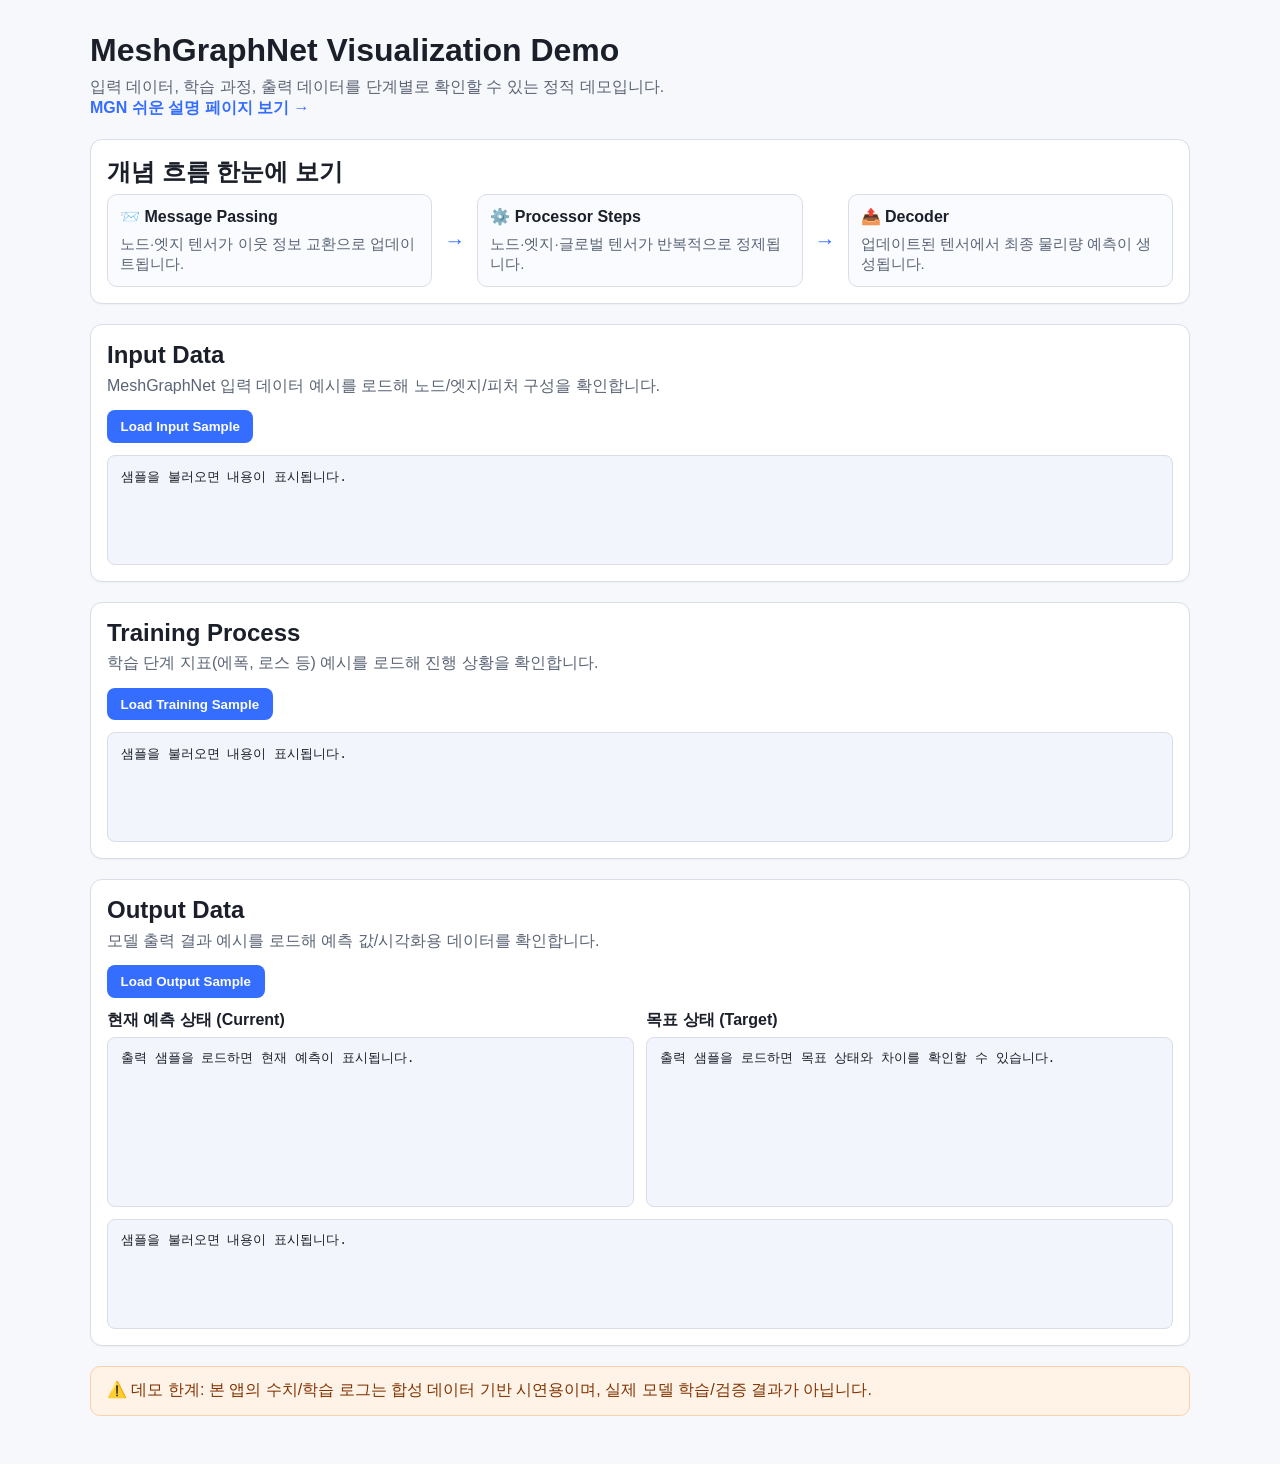
<file: index.html>
<!doctype html>
<html lang="ko">
  <head>
    <meta charset="UTF-8" />
    <meta name="viewport" content="width=device-width, initial-scale=1.0" />
    <title>MeshGraphNet Demo</title>
    <link rel="stylesheet" href="styles.css" />
  </head>
  <body>
    <main class="container">
      <header class="page-header">
        <h1>MeshGraphNet Visualization Demo</h1>
        <p>입력 데이터, 학습 과정, 출력 데이터를 단계별로 확인할 수 있는 정적 데모입니다.</p>
        <p><a class="inline-link" href="/mgn-easy">MGN 쉬운 설명 페이지 보기 →</a></p>
      </header>

      <section class="panel flow-panel" aria-label="MeshGraphNet pipeline flow">
        <h2>개념 흐름 한눈에 보기</h2>
        <div class="flow-diagram">
          <div class="flow-step">
            <p class="flow-title">📨 Message Passing</p>
            <p class="flow-caption">노드·엣지 텐서가 이웃 정보 교환으로 업데이트됩니다.</p>
          </div>
          <span class="flow-arrow" aria-hidden="true">→</span>
          <div class="flow-step">
            <p class="flow-title">⚙️ Processor Steps</p>
            <p class="flow-caption">노드·엣지·글로벌 텐서가 반복적으로 정제됩니다.</p>
          </div>
          <span class="flow-arrow" aria-hidden="true">→</span>
          <div class="flow-step">
            <p class="flow-title">📤 Decoder</p>
            <p class="flow-caption">업데이트된 텐서에서 최종 물리량 예측이 생성됩니다.</p>
          </div>
        </div>
      </section>

      <section class="panel" id="input-panel">
        <h2>Input Data</h2>
        <p class="section-desc">MeshGraphNet 입력 데이터 예시를 로드해 노드/엣지/피처 구성을 확인합니다.</p>
        <button class="load-btn" data-target="input">Load Input Sample</button>
        <pre class="content" id="input-content">샘플을 불러오면 내용이 표시됩니다.</pre>
      </section>

      <section class="panel" id="training-panel">
        <h2>Training Process</h2>
        <p class="section-desc">학습 단계 지표(에폭, 로스 등) 예시를 로드해 진행 상황을 확인합니다.</p>
        <button class="load-btn" data-target="training">Load Training Sample</button>
        <pre class="content" id="training-content">샘플을 불러오면 내용이 표시됩니다.</pre>
      </section>

      <section class="panel" id="output-panel">
        <h2>Output Data</h2>
        <p class="section-desc">모델 출력 결과 예시를 로드해 예측 값/시각화용 데이터를 확인합니다.</p>
        <button class="load-btn" data-target="output">Load Output Sample</button>
        <section class="split-view" aria-label="current and target prediction split view">
          <article class="split-card">
            <h3>현재 예측 상태 (Current)</h3>
            <pre class="content split-content" id="current-content">출력 샘플을 로드하면 현재 예측이 표시됩니다.</pre>
          </article>
          <article class="split-card">
            <h3>목표 상태 (Target)</h3>
            <pre class="content split-content" id="target-content">출력 샘플을 로드하면 목표 상태와 차이를 확인할 수 있습니다.</pre>
          </article>
        </section>
        <pre class="content" id="output-content">샘플을 불러오면 내용이 표시됩니다.</pre>
      </section>

      <footer class="demo-limit">
        ⚠️ 데모 한계: 본 앱의 수치/학습 로그는 합성 데이터 기반 시연용이며, 실제 모델 학습/검증 결과가 아닙니다.
      </footer>
    </main>

    <script src="app.js"></script>
  </body>
</html>
</file>
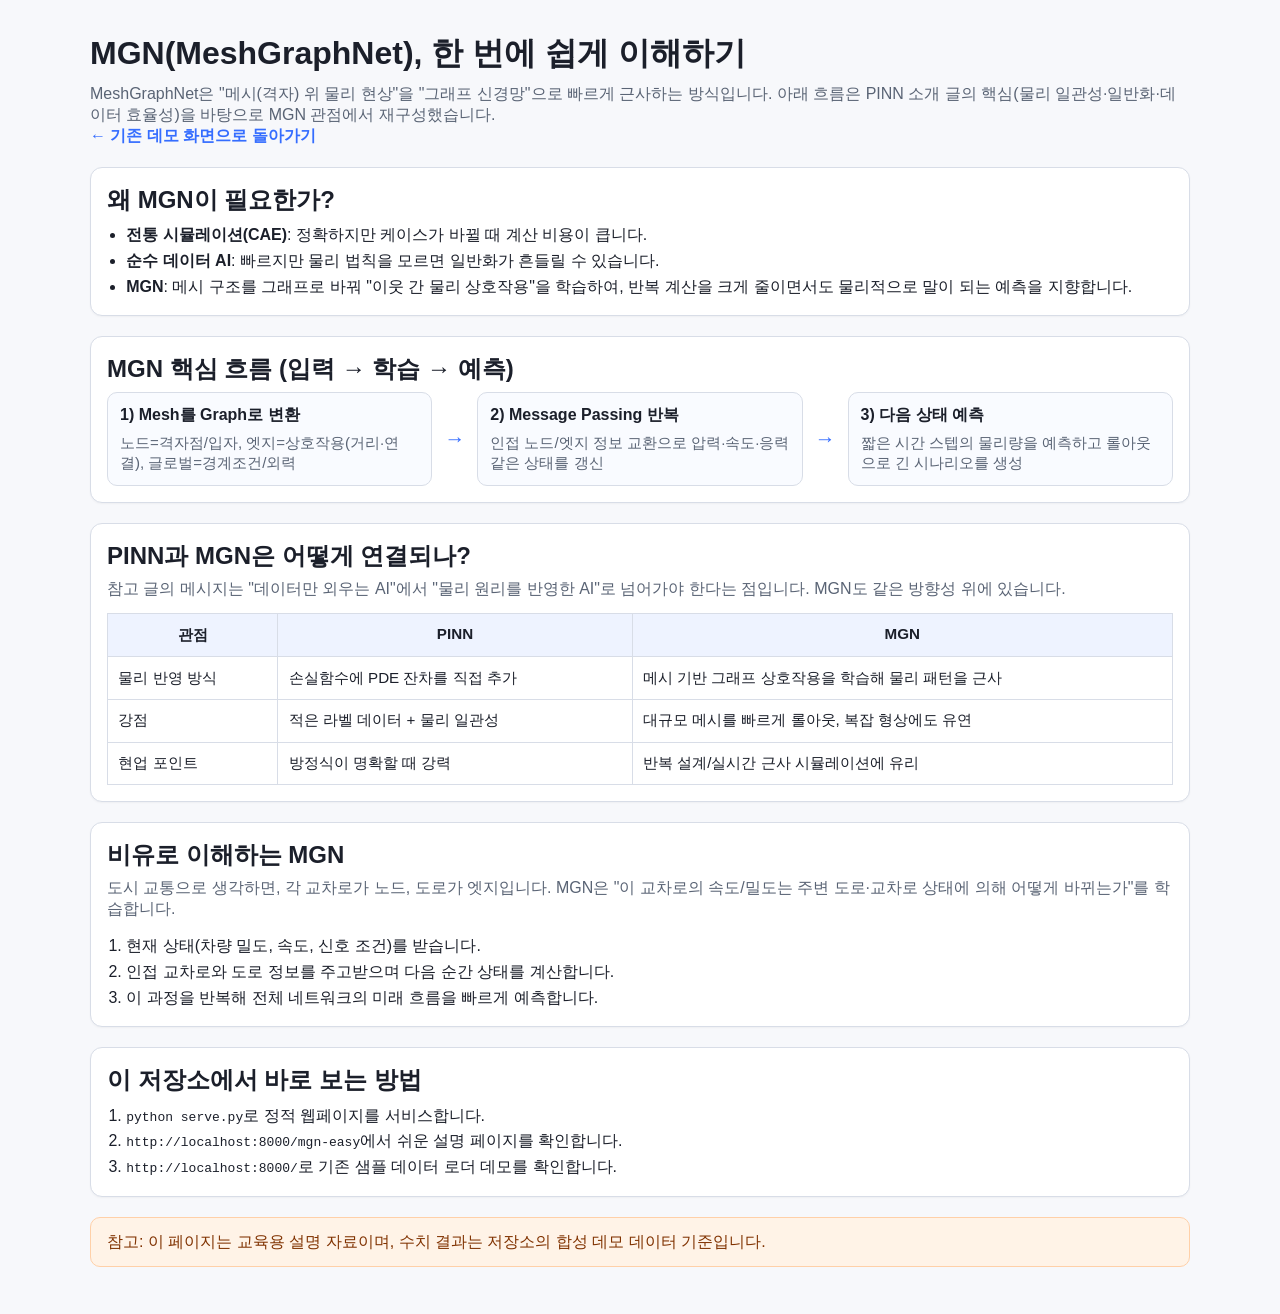
<file: mgn_easy.html>
<!doctype html>
<html lang="ko">
  <head>
    <meta charset="UTF-8" />
    <meta name="viewport" content="width=device-width, initial-scale=1.0" />
    <title>MGN 쉽게 이해하기</title>
    <link rel="stylesheet" href="styles.css" />
  </head>
  <body>
    <main class="container">
      <header class="page-header">
        <h1>MGN(MeshGraphNet), 한 번에 쉽게 이해하기</h1>
        <p>
          MeshGraphNet은 "메시(격자) 위 물리 현상"을 "그래프 신경망"으로 빠르게 근사하는 방식입니다.
          아래 흐름은 PINN 소개 글의 핵심(물리 일관성·일반화·데이터 효율성)을 바탕으로 MGN 관점에서 재구성했습니다.
        </p>
        <a class="inline-link" href="index.html">← 기존 데모 화면으로 돌아가기</a>
      </header>

      <section class="panel">
        <h2>왜 MGN이 필요한가?</h2>
        <ul class="bullet-list">
          <li><strong>전통 시뮬레이션(CAE)</strong>: 정확하지만 케이스가 바뀔 때 계산 비용이 큽니다.</li>
          <li><strong>순수 데이터 AI</strong>: 빠르지만 물리 법칙을 모르면 일반화가 흔들릴 수 있습니다.</li>
          <li>
            <strong>MGN</strong>: 메시 구조를 그래프로 바꿔 "이웃 간 물리 상호작용"을 학습하여,
            반복 계산을 크게 줄이면서도 물리적으로 말이 되는 예측을 지향합니다.
          </li>
        </ul>
      </section>

      <section class="panel flow-panel" aria-label="MGN concept flow">
        <h2>MGN 핵심 흐름 (입력 → 학습 → 예측)</h2>
        <div class="flow-diagram">
          <div class="flow-step">
            <p class="flow-title">1) Mesh를 Graph로 변환</p>
            <p class="flow-caption">노드=격자점/입자, 엣지=상호작용(거리·연결), 글로벌=경계조건/외력</p>
          </div>
          <span class="flow-arrow" aria-hidden="true">→</span>
          <div class="flow-step">
            <p class="flow-title">2) Message Passing 반복</p>
            <p class="flow-caption">인접 노드/엣지 정보 교환으로 압력·속도·응력 같은 상태를 갱신</p>
          </div>
          <span class="flow-arrow" aria-hidden="true">→</span>
          <div class="flow-step">
            <p class="flow-title">3) 다음 상태 예측</p>
            <p class="flow-caption">짧은 시간 스텝의 물리량을 예측하고 롤아웃으로 긴 시나리오를 생성</p>
          </div>
        </div>
      </section>

      <section class="panel">
        <h2>PINN과 MGN은 어떻게 연결되나?</h2>
        <p class="section-desc">
          참고 글의 메시지는 "데이터만 외우는 AI"에서 "물리 원리를 반영한 AI"로 넘어가야 한다는 점입니다.
          MGN도 같은 방향성 위에 있습니다.
        </p>
        <table class="compare-table" aria-label="PINN과 MGN 비교">
          <thead>
            <tr>
              <th>관점</th>
              <th>PINN</th>
              <th>MGN</th>
            </tr>
          </thead>
          <tbody>
            <tr>
              <td>물리 반영 방식</td>
              <td>손실함수에 PDE 잔차를 직접 추가</td>
              <td>메시 기반 그래프 상호작용을 학습해 물리 패턴을 근사</td>
            </tr>
            <tr>
              <td>강점</td>
              <td>적은 라벨 데이터 + 물리 일관성</td>
              <td>대규모 메시를 빠르게 롤아웃, 복잡 형상에도 유연</td>
            </tr>
            <tr>
              <td>현업 포인트</td>
              <td>방정식이 명확할 때 강력</td>
              <td>반복 설계/실시간 근사 시뮬레이션에 유리</td>
            </tr>
          </tbody>
        </table>
      </section>

      <section class="panel">
        <h2>비유로 이해하는 MGN</h2>
        <p class="section-desc">
          도시 교통으로 생각하면, 각 교차로가 노드, 도로가 엣지입니다. MGN은 "이 교차로의 속도/밀도는
          주변 도로·교차로 상태에 의해 어떻게 바뀌는가"를 학습합니다.
        </p>
        <ol class="number-list">
          <li>현재 상태(차량 밀도, 속도, 신호 조건)를 받습니다.</li>
          <li>인접 교차로와 도로 정보를 주고받으며 다음 순간 상태를 계산합니다.</li>
          <li>이 과정을 반복해 전체 네트워크의 미래 흐름을 빠르게 예측합니다.</li>
        </ol>
      </section>

      <section class="panel">
        <h2>이 저장소에서 바로 보는 방법</h2>
        <ol class="number-list">
          <li><code>python serve.py</code>로 정적 웹페이지를 서비스합니다.</li>
          <li><code>http://localhost:8000/mgn-easy</code>에서 쉬운 설명 페이지를 확인합니다.</li>
          <li><code>http://localhost:8000/</code>로 기존 샘플 데이터 로더 데모를 확인합니다.</li>
        </ol>
      </section>

      <footer class="demo-limit">
        참고: 이 페이지는 교육용 설명 자료이며, 수치 결과는 저장소의 합성 데모 데이터 기준입니다.
      </footer>
    </main>
  </body>
</html>
</file>
<file: styles.css>
:root {
  color-scheme: light;
  --bg: #f7f8fb;
  --panel: #ffffff;
  --text: #1b1f2a;
  --muted: #5a6475;
  --border: #d8dde7;
  --primary: #356dff;
  --primary-hover: #2457dd;
}

* {
  box-sizing: border-box;
}

body {
  margin: 0;
  font-family: -apple-system, BlinkMacSystemFont, "Segoe UI", Roboto, sans-serif;
  background: var(--bg);
  color: var(--text);
}

.container {
  width: min(1100px, 92vw);
  margin: 2rem auto 3rem;
  display: grid;
  gap: 1.25rem;
}

.page-header h1 {
  margin: 0 0 0.5rem;
}

.page-header p {
  margin: 0;
  color: var(--muted);
}

.flow-panel {
  padding-bottom: 1.15rem;
}

.flow-diagram {
  display: grid;
  grid-template-columns: 1fr auto 1fr auto 1fr;
  align-items: stretch;
  gap: 0.75rem;
}

.flow-step {
  border: 1px solid var(--border);
  border-radius: 10px;
  background: #f9fbff;
  padding: 0.75rem;
}

.flow-title {
  margin: 0 0 0.45rem;
  font-weight: 700;
}

.flow-caption {
  margin: 0;
  color: var(--muted);
  font-size: 0.94rem;
  line-height: 1.35;
}

.flow-arrow {
  align-self: center;
  color: var(--primary);
  font-size: 1.3rem;
  font-weight: 700;
}

.panel {
  background: var(--panel);
  border: 1px solid var(--border);
  border-radius: 12px;
  padding: 1rem;
  box-shadow: 0 1px 2px rgba(0, 0, 0, 0.04);
}

.panel h2 {
  margin-top: 0;
  margin-bottom: 0.4rem;
}

.section-desc {
  margin: 0 0 0.85rem;
  color: var(--muted);
}

.load-btn {
  border: none;
  border-radius: 8px;
  padding: 0.55rem 0.85rem;
  font-weight: 600;
  color: #fff;
  background: var(--primary);
  cursor: pointer;
  margin-bottom: 0.75rem;
}

.load-btn:hover {
  background: var(--primary-hover);
}

.content {
  margin: 0;
  background: #f2f5fb;
  border: 1px solid var(--border);
  border-radius: 8px;
  padding: 0.8rem;
  min-height: 110px;
  overflow: auto;
  white-space: pre-wrap;
  line-height: 1.4;
}

.split-view {
  display: grid;
  grid-template-columns: 1fr 1fr;
  gap: 0.8rem;
  margin-bottom: 0.75rem;
}

.split-card h3 {
  margin: 0 0 0.35rem;
  font-size: 1rem;
}

.split-content {
  min-height: 170px;
}

.demo-limit {
  color: #803200;
  background: #fff3e7;
  border: 1px solid #ffd0a8;
  border-radius: 10px;
  padding: 0.8rem 1rem;
  line-height: 1.4;
}

@media (max-width: 920px) {
  .flow-diagram {
    grid-template-columns: 1fr;
  }

  .flow-arrow {
    display: none;
  }
}

@media (max-width: 700px) {
  .split-view {
    grid-template-columns: 1fr;
  }
}

.inline-link {
  color: var(--primary);
  text-decoration: none;
  font-weight: 600;
}

.inline-link:hover {
  text-decoration: underline;
}

.bullet-list,
.number-list {
  margin: 0.2rem 0 0;
  padding-left: 1.2rem;
  line-height: 1.6;
}

.compare-table {
  width: 100%;
  border-collapse: collapse;
  margin-top: 0.6rem;
  font-size: 0.95rem;
}

.compare-table th,
.compare-table td {
  border: 1px solid var(--border);
  padding: 0.65rem;
  vertical-align: top;
}

.compare-table thead th {
  background: #eef3ff;
}
</file>
